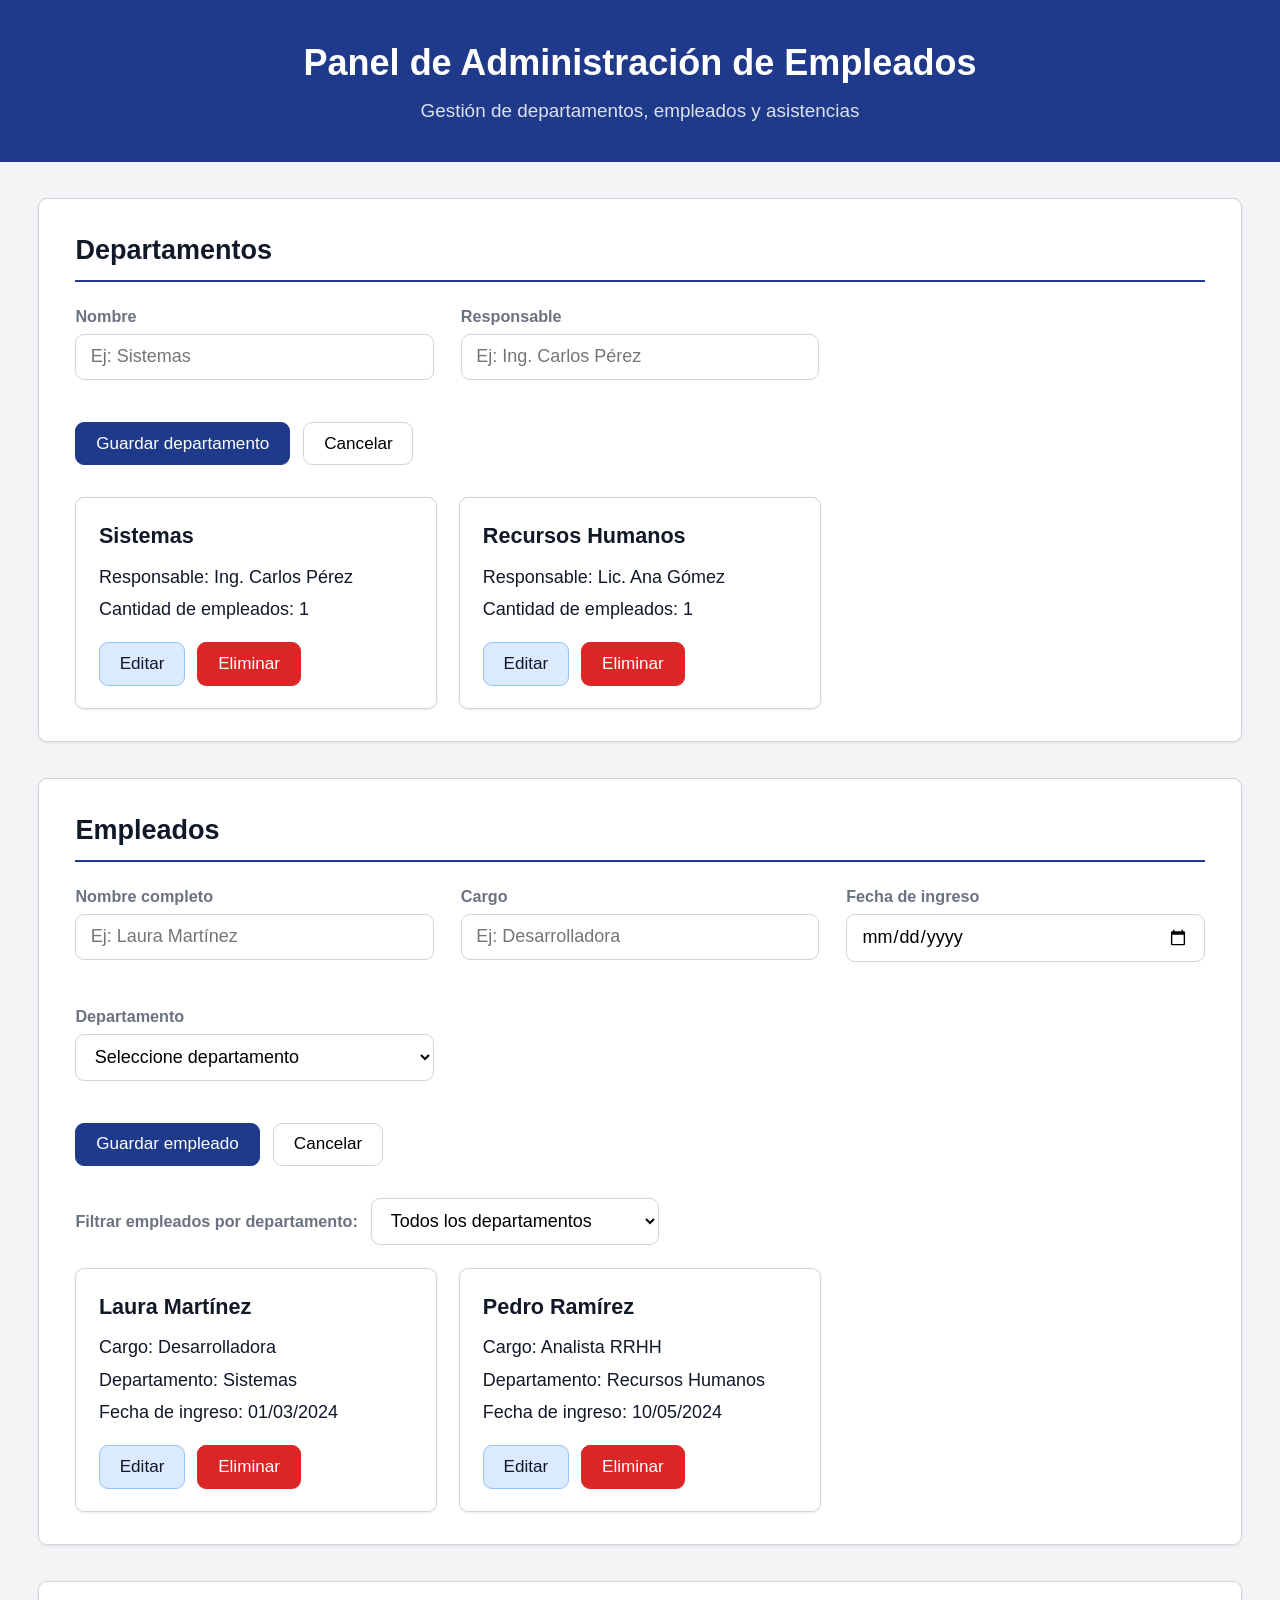
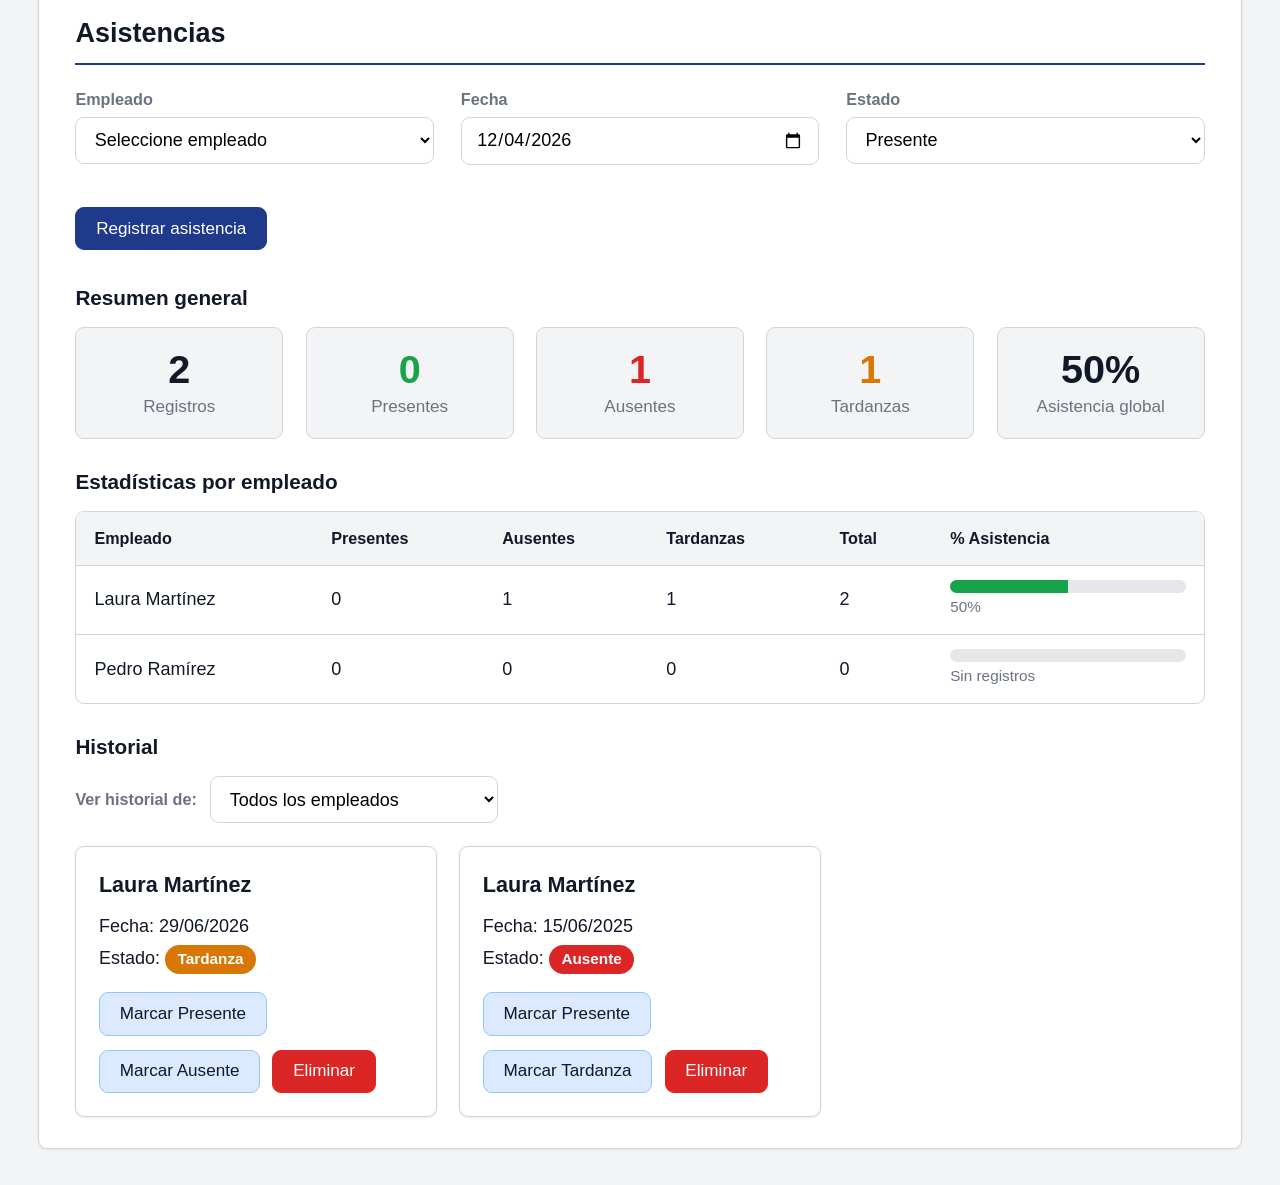
<file: index.html>
<!doctype html>
<html lang="es">
  <head>
    <meta charset="UTF-8" />
    <meta name="viewport" content="width=device-width, initial-scale=1.0" />
    <title>Panel de Administración de Empleados</title>
    <link rel="stylesheet" href="css/estilo.css" />
  </head>
  <body>
    <header>
      <h1>Panel de Administración de Empleados</h1>
      <p>Gestión de departamentos, empleados y asistencias</p>
    </header>

    <main>
      <!-- ===================== DEPARTAMENTOS ===================== -->
      <section id="seccion-departamentos" aria-labelledby="titulo-departamentos">
        <h2 id="titulo-departamentos">Departamentos</h2>

        <!-- novalidate: las validaciones las hace app.js con mensajes propios -->
        <form id="form-departamento" novalidate>
          <input type="hidden" id="departamento-id" />

          <div class="campo">
            <label for="departamento-nombre">Nombre</label>
            <input type="text" id="departamento-nombre" placeholder="Ej: Sistemas" maxlength="40" />
            <span class="error" id="error-departamento-nombre" role="alert"></span>
          </div>

          <div class="campo">
            <label for="departamento-responsable">Responsable</label>
            <input type="text" id="departamento-responsable" placeholder="Ej: Ing. Carlos Pérez" maxlength="60" />
            <span class="error" id="error-departamento-responsable" role="alert"></span>
          </div>

          <div class="acciones">
            <button type="submit" id="btn-guardar-departamento" class="btn-primary">Guardar departamento</button>
            <button type="button" id="btn-cancelar-departamento">Cancelar</button>
          </div>
        </form>

        <div id="contenedor-departamentos" class="grid-cards"></div>
      </section>

      <!-- ===================== EMPLEADOS ===================== -->
      <section id="seccion-empleados" aria-labelledby="titulo-empleados">
        <h2 id="titulo-empleados">Empleados</h2>

        <form id="form-empleado" novalidate>
          <input type="hidden" id="empleado-id" />

          <div class="campo">
            <label for="empleado-nombre">Nombre completo</label>
            <input type="text" id="empleado-nombre" placeholder="Ej: Laura Martínez" maxlength="60" />
            <span class="error" id="error-empleado-nombre" role="alert"></span>
          </div>

          <div class="campo">
            <label for="empleado-cargo">Cargo</label>
            <input type="text" id="empleado-cargo" placeholder="Ej: Desarrolladora" maxlength="40" />
            <span class="error" id="error-empleado-cargo" role="alert"></span>
          </div>

          <div class="campo">
            <label for="empleado-fecha">Fecha de ingreso</label>
            <input type="date" id="empleado-fecha" />
            <span class="error" id="error-empleado-fecha" role="alert"></span>
          </div>

          <div class="campo">
            <label for="empleado-departamento">Departamento</label>
            <select id="empleado-departamento">
              <option value="">Seleccione departamento</option>
            </select>
            <span class="error" id="error-empleado-departamento" role="alert"></span>
          </div>

          <div class="acciones">
            <button type="submit" id="btn-guardar-empleado" class="btn-primary">Guardar empleado</button>
            <button type="button" id="btn-cancelar-empleado">Cancelar</button>
          </div>
        </form>

        <div class="filtro">
          <label for="filtro-departamento">Filtrar empleados por departamento:</label>
          <select id="filtro-departamento">
            <option value="">Todos los departamentos</option>
          </select>
        </div>

        <div id="contenedor-empleados" class="grid-cards"></div>
      </section>

      <!-- ===================== ASISTENCIAS ===================== -->
      <section id="seccion-asistencias" aria-labelledby="titulo-asistencias">
        <h2 id="titulo-asistencias">Asistencias</h2>

        <form id="form-asistencia" novalidate>
          <div class="campo">
            <label for="asistencia-empleado">Empleado</label>
            <select id="asistencia-empleado">
              <option value="">Seleccione empleado</option>
            </select>
            <span class="error" id="error-asistencia-empleado" role="alert"></span>
          </div>

          <div class="campo">
            <label for="asistencia-fecha">Fecha</label>
            <input type="date" id="asistencia-fecha" />
            <span class="error" id="error-asistencia-fecha" role="alert"></span>
          </div>

          <div class="campo">
            <label for="asistencia-estado">Estado</label>
            <select id="asistencia-estado">
              <option value="Presente">Presente</option>
              <option value="Ausente">Ausente</option>
              <option value="Tardanza">Tardanza</option>
            </select>
            <span class="error" id="error-asistencia-estado" role="alert"></span>
          </div>

          <div class="acciones">
            <button type="submit" class="btn-primary">Registrar asistencia</button>
          </div>
        </form>

        <!-- Resumen global (contadores) -->
        <h3>Resumen general</h3>
        <div id="resumen-asistencias" class="resumen"></div>

        <!-- Estadísticas por empleado -->
        <h3>Estadísticas por empleado</h3>
        <div class="tabla-wrapper">
          <table id="tabla-estadisticas">
            <thead>
              <tr>
                <th>Empleado</th>
                <th>Presentes</th>
                <th>Ausentes</th>
                <th>Tardanzas</th>
                <th>Total</th>
                <th>% Asistencia</th>
              </tr>
            </thead>
            <tbody id="cuerpo-estadisticas"></tbody>
          </table>
        </div>

        <!-- Historial -->
        <h3>Historial</h3>
        <div class="filtro">
          <label for="filtro-empleado-asistencia">Ver historial de:</label>
          <select id="filtro-empleado-asistencia">
            <option value="">Todos los empleados</option>
          </select>
        </div>

        <div id="contenedor-asistencias" class="grid-cards"></div>
      </section>
    </main>

    <!-- Mensajes de confirmación / error (reemplaza a los alert) -->
    <div id="toast" role="status" aria-live="polite"></div>

    <!-- Ya no se usa axios ni json-server: los datos viven en localStorage -->
    <script src="js/app.js"></script>
  </body>
</html>
</file>
<file: css/estilo.css>
/* ==========================================================
   Panel de Administración de Empleados - Estilos
   Diseño pensado para escritorio (y adaptable a pantallas chicas).
   Todas las medidas están en rem: al subir el tamaño base de la
   fuente en pantallas grandes, TODA la interfaz escala junta.
   ========================================================== */

/* ---------- Variables (paleta y medidas centralizadas) ---------- */
:root {
    --color-primario: #1f3a8a;
    --color-primario-hover: #172b69;
    --color-fondo: #f3f4f6;
    --color-superficie: #ffffff;
    --color-borde: #d1d5db;
    --color-texto: #111827;
    --color-texto-suave: #6b7280;
    --color-error: #dc2626;
    --color-ok: #16a34a;
    --color-aviso: #d97706;
    --radio: 0.5rem;
    --sombra: 0 1px 3px rgba(0, 0, 0, 0.08);
    --ancho-maximo: 1500px;
}

/* ---------- Escala tipográfica por tamaño de pantalla ----------
   Móvil/tablet: 16px | PC estándar (≥1200px): 18px | PC grande (≥1700px): 19px */
html {
    font-size: 100%;
}

@media (min-width: 1200px) {
    html {
        font-size: 112.5%;
    }
}

@media (min-width: 1700px) {
    html {
        font-size: 118.75%;
    }
}

* {
    box-sizing: border-box;
}

body {
    font-family: "Segoe UI", Roboto, Arial, Helvetica, sans-serif;
    margin: 0;
    padding: 0;
    background-color: var(--color-fondo);
    color: var(--color-texto);
    line-height: 1.5;
    font-size: 1rem;
}

/* ---------- Estructura ---------- */
header {
    background-color: var(--color-primario);
    color: white;
    padding: 2rem 1.5rem;
    text-align: center;
}

header h1 {
    margin: 0 0 0.4rem;
    font-size: 2rem;
}

header p {
    margin: 0;
    font-size: 1.05rem;
    opacity: 0.85;
}

/* Contenedor principal: aprovecha el ancho de la PC sin estirarse de más */
main {
    width: 94%;
    max-width: var(--ancho-maximo);
    margin: 2rem auto;
}

section {
    background-color: var(--color-superficie);
    border: 1px solid var(--color-borde);
    border-radius: var(--radio);
    box-shadow: var(--sombra);
    padding: 1.75rem 2rem;
    margin-bottom: 2rem;
}

h2 {
    margin: 0 0 1.25rem;
    font-size: 1.5rem;
    border-bottom: 2px solid var(--color-primario);
    padding-bottom: 0.5rem;
}

h3 {
    margin: 1.5rem 0 0.75rem;
    font-size: 1.15rem;
}

/* ---------- Formularios (grilla: los campos se reparten el ancho) ---------- */
form {
    display: grid;
    grid-template-columns: repeat(auto-fit, minmax(16rem, 1fr));
    gap: 1rem 1.5rem;
    margin-bottom: 1.75rem;
    align-items: start;
}

.campo {
    display: flex;
    flex-direction: column;
    gap: 0.3rem;
    min-width: 0;
}

.campo label,
.filtro label {
    font-size: 0.9rem;
    font-weight: 600;
    color: var(--color-texto-suave);
}

/* Los botones del formulario van en su propia fila, alineados a la izquierda */
.acciones {
    grid-column: 1 / -1;
    display: flex;
    gap: 0.75rem;
    flex-wrap: wrap;
}

.filtro {
    display: flex;
    gap: 0.75rem;
    align-items: center;
    flex-wrap: wrap;
    margin-bottom: 1.25rem;
}

input,
select {
    padding: 0.65rem 0.8rem;
    border: 1px solid var(--color-borde);
    border-radius: var(--radio);
    font-size: 1rem;
    font-family: inherit;
    width: 100%;
    background-color: white;
}

.filtro select {
    width: auto;
    min-width: 16rem;
}

input:focus,
select:focus,
button:focus-visible {
    outline: 2px solid var(--color-primario);
    outline-offset: 1px;
}

/* Estado de error de validación */
input.invalid,
select.invalid {
    border-color: var(--color-error);
    background-color: #fef2f2;
}

.error {
    color: var(--color-error);
    font-size: 0.85rem;
    min-height: 1.2em;
}

/* ---------- Botones ---------- */
button {
    padding: 0.6rem 1.1rem;
    border: 1px solid var(--color-borde);
    border-radius: var(--radio);
    background-color: white;
    cursor: pointer;
    font-size: 0.95rem;
    font-family: inherit;
}

button:hover {
    background-color: #e5e7eb;
}

.btn-primary {
    background-color: var(--color-primario);
    border-color: var(--color-primario);
    color: white;
}

.btn-primary:hover {
    background-color: var(--color-primario-hover);
}

.btn-danger {
    background-color: var(--color-error);
    border-color: var(--color-error);
    color: white;
}

.btn-danger:hover {
    background-color: #b91c1c;
}

.btn-edit {
    background-color: #dbeafe;
    border-color: #93c5fd;
    color: var(--color-texto);
}

.btn-edit:hover {
    background-color: #bfdbfe;
}

/* ---------- Tarjetas ---------- */
.grid-cards {
    display: grid;
    grid-template-columns: repeat(auto-fill, minmax(20rem, 1fr));
    gap: 1.25rem;
}

.card {
    border: 1px solid var(--color-borde);
    border-radius: var(--radio);
    box-shadow: var(--sombra);
    padding: 1.25rem;
    background-color: var(--color-superficie);
}

.card h3 {
    margin: 0 0 0.6rem;
    font-size: 1.2rem;
}

.card p {
    margin: 0.3rem 0;
}

.card button {
    margin: 0.75rem 0.4rem 0 0;
}

.vacio {
    color: var(--color-texto-suave);
    font-style: italic;
}

/* ---------- Badges de estado ---------- */
.badge {
    display: inline-block;
    padding: 0.15rem 0.7rem;
    border-radius: 999px;
    font-size: 0.85rem;
    font-weight: 700;
    color: white;
}

.badge-presente { background-color: var(--color-ok); }
.badge-ausente  { background-color: var(--color-error); }
.badge-tardanza { background-color: var(--color-aviso); }

/* ---------- Resumen y estadísticas ---------- */
.resumen {
    display: grid;
    grid-template-columns: repeat(auto-fit, minmax(11rem, 1fr));
    gap: 1.25rem;
    margin-bottom: 1.5rem;
}

.contador {
    border: 1px solid var(--color-borde);
    border-radius: var(--radio);
    padding: 1rem;
    text-align: center;
    background-color: var(--color-fondo);
}

.contador strong {
    display: block;
    font-size: 2.2rem;
    line-height: 1.2;
}

.contador span {
    font-size: 0.95rem;
    color: var(--color-texto-suave);
}

.contador.presente strong { color: var(--color-ok); }
.contador.ausente strong  { color: var(--color-error); }
.contador.tardanza strong { color: var(--color-aviso); }

.tabla-wrapper {
    overflow-x: auto;
    margin-bottom: 1.5rem;
    border: 1px solid var(--color-borde);
    border-radius: var(--radio);
}

table {
    width: 100%;
    border-collapse: collapse;
    font-size: 1rem;
}

th,
td {
    padding: 0.8rem 1rem;
    border-bottom: 1px solid var(--color-borde);
    text-align: left;
}

tbody tr:last-child td {
    border-bottom: none;
}

tbody tr:hover {
    background-color: #f9fafb;
}

th {
    background-color: var(--color-fondo);
    font-size: 0.9rem;
}

.barra {
    background-color: #e5e7eb;
    border-radius: 999px;
    height: 0.7rem;
    overflow: hidden;
    min-width: 8rem;
}

.barra-relleno {
    background-color: var(--color-ok);
    height: 100%;
}

.porcentaje {
    font-size: 0.85rem;
    color: var(--color-texto-suave);
}

/* ---------- Toast (mensajes) ---------- */
#toast {
    position: fixed;
    bottom: 1.5rem;
    right: 1.5rem;
    padding: 0.9rem 1.4rem;
    border-radius: var(--radio);
    color: white;
    font-size: 1rem;
    background-color: var(--color-ok);
    box-shadow: 0 4px 12px rgba(0, 0, 0, 0.2);
    opacity: 0;
    pointer-events: none;
    transition: opacity 0.3s;
    z-index: 100;
}

#toast.visible {
    opacity: 1;
}

#toast.toast-error {
    background-color: var(--color-error);
}

/* ---------- Pantallas chicas (tablet / celular) ---------- */
@media (max-width: 700px) {
    main {
        width: 96%;
    }

    section {
        padding: 1.25rem 1rem;
    }

    .filtro select {
        width: 100%;
        min-width: 0;
    }
}
</file>
